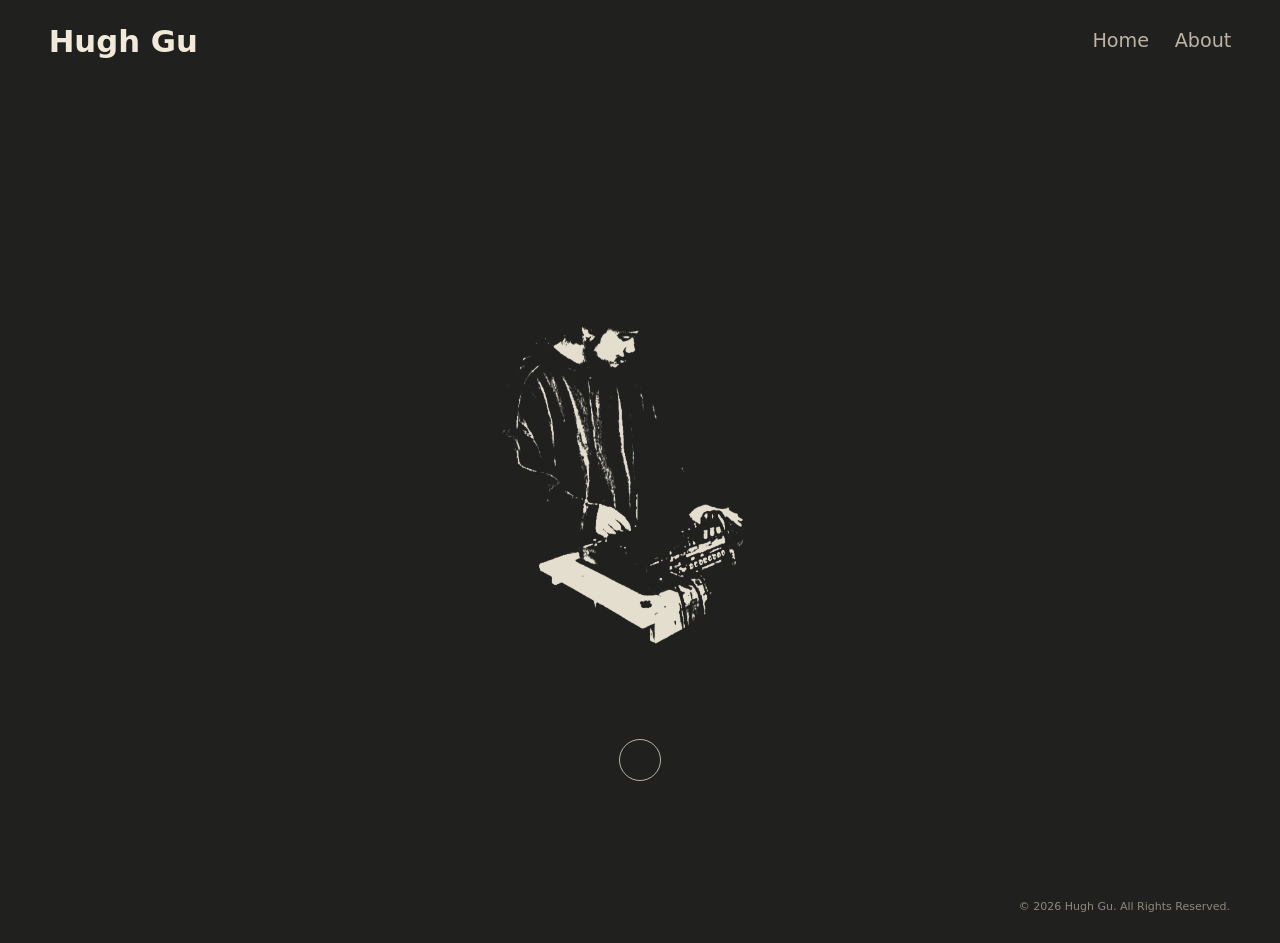
<file: index.html>
<!doctype html>
<html lang="zh-CN">
  <head>
    <meta charset="UTF-8" />
    <meta name="viewport" content="width=device-width, initial-scale=1.0" />
    <title>Hugh Gu | Home</title>
    <meta
      name="description"
      content="Hugh Gu portfolio homepage for sound sculpture, installation, and video work."
    />
    <link rel="stylesheet" href="styles.css?v=2026050401" />
  </head>
  <body class="home-page">
    <header class="site-header">
      <div class="brand">Hugh Gu</div>
      <nav class="site-nav" aria-label="Main navigation">
        <a class="nav-home" href="index.html">Home</a>
        <a class="nav-about" href="about.html">About</a>
      </nav>
    </header>

    <main class="home-main" aria-label="Home">
      <section class="home-hero">
        <img
          class="home-image"
          src="assets/images/home-sound-performance-cutout.png"
          alt="Black and white image of a performer working with sound equipment"
        />
        <a class="home-work-button" href="works.html" aria-label="Open works">
          <span>Works</span>
        </a>
      </section>
    </main>
    <footer class="site-footer">© 2026 Hugh Gu. All Rights Reserved.</footer>
    <script src="script.js?v=2026050401"></script>
  </body>
</html>
</file>
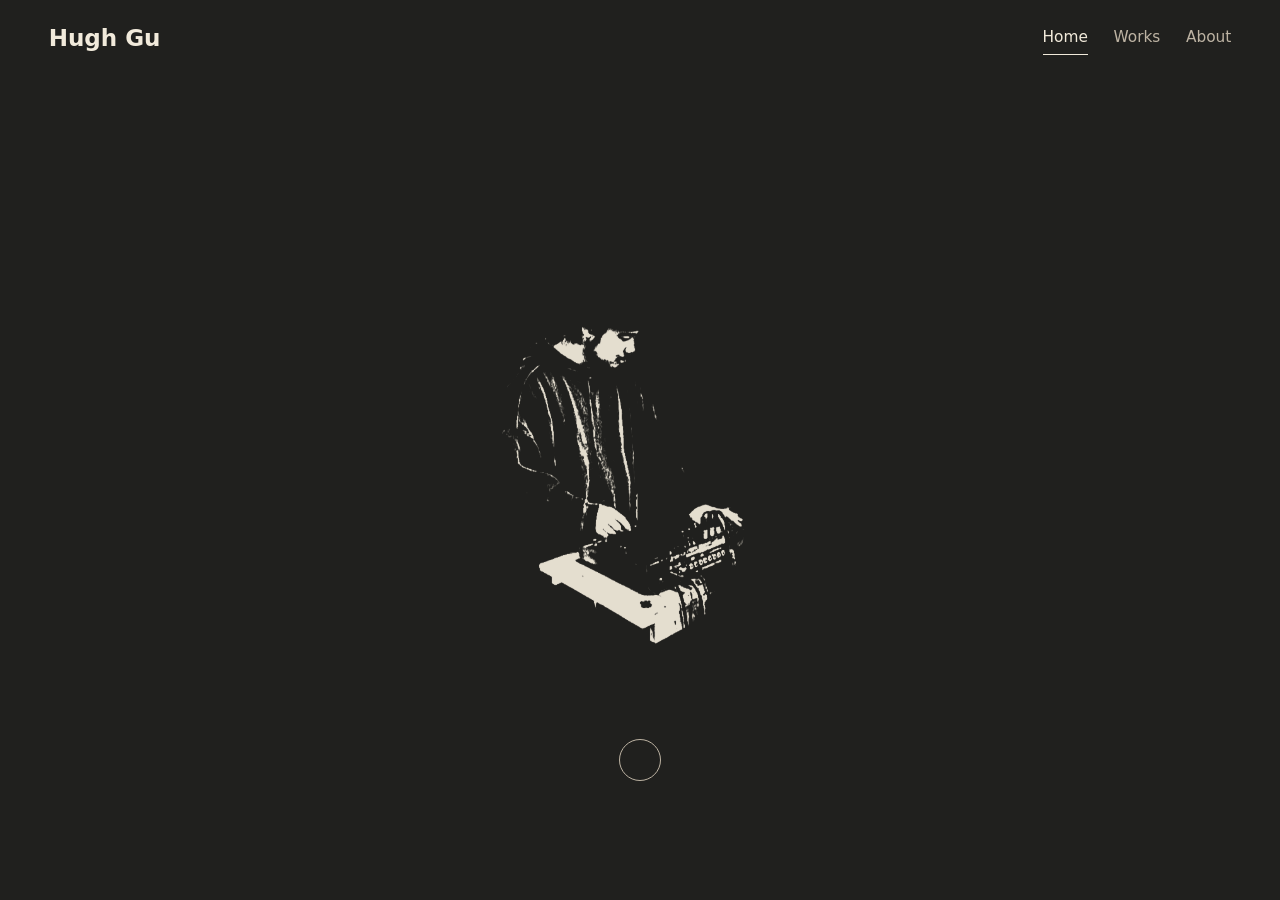
<file: Hugh_Gu_Portfolio_GitHub_WebUpload/index.html>
<!doctype html>
<html lang="zh-CN">
  <head>
    <meta charset="UTF-8" />
    <meta name="viewport" content="width=device-width, initial-scale=1.0" />
    <title>Hugh Gu | Home</title>
    <meta
      name="description"
      content="Hugh Gu portfolio homepage for sound sculpture, installation, and video work."
    />
    <link rel="stylesheet" href="styles.css?v=2026050208" />
  </head>
  <body class="home-page">
    <header class="site-header">
      <div class="brand">Hugh Gu</div>
      <nav class="site-nav" aria-label="Main navigation">
        <a class="nav-home is-active" href="index.html">Home</a>
        <a class="nav-works" href="works.html">Works</a>
        <a class="nav-about" href="about.html">About</a>
      </nav>
    </header>

    <main class="home-main" aria-label="Home">
      <section class="home-hero">
        <img
          class="home-image"
          src="assets/images/home-sound-performance-cutout.png"
          alt="Black and white image of a performer working with sound equipment"
        />
        <a class="home-work-button" href="works.html" aria-label="Open works">
          <span>Works</span>
        </a>
      </section>
    </main>
    <script src="script.js?v=2026050208"></script>
  </body>
</html>
</file>
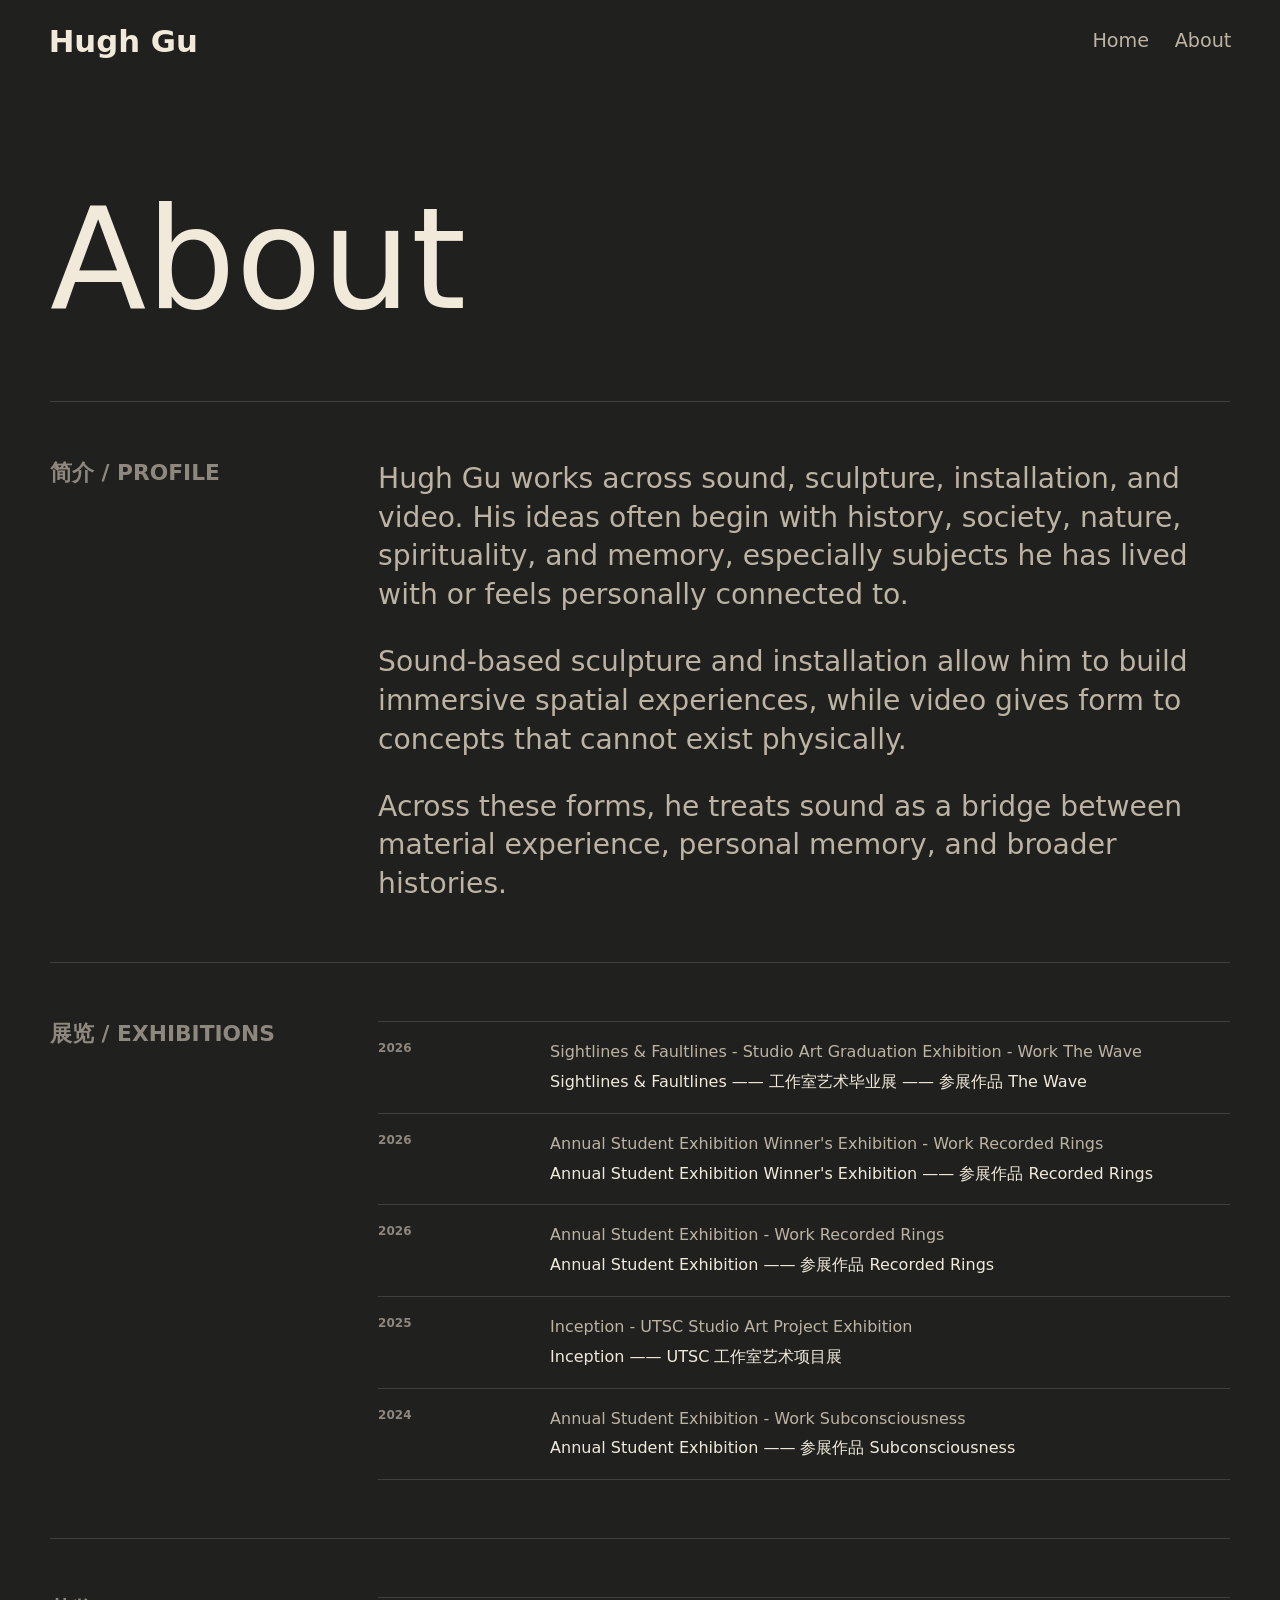
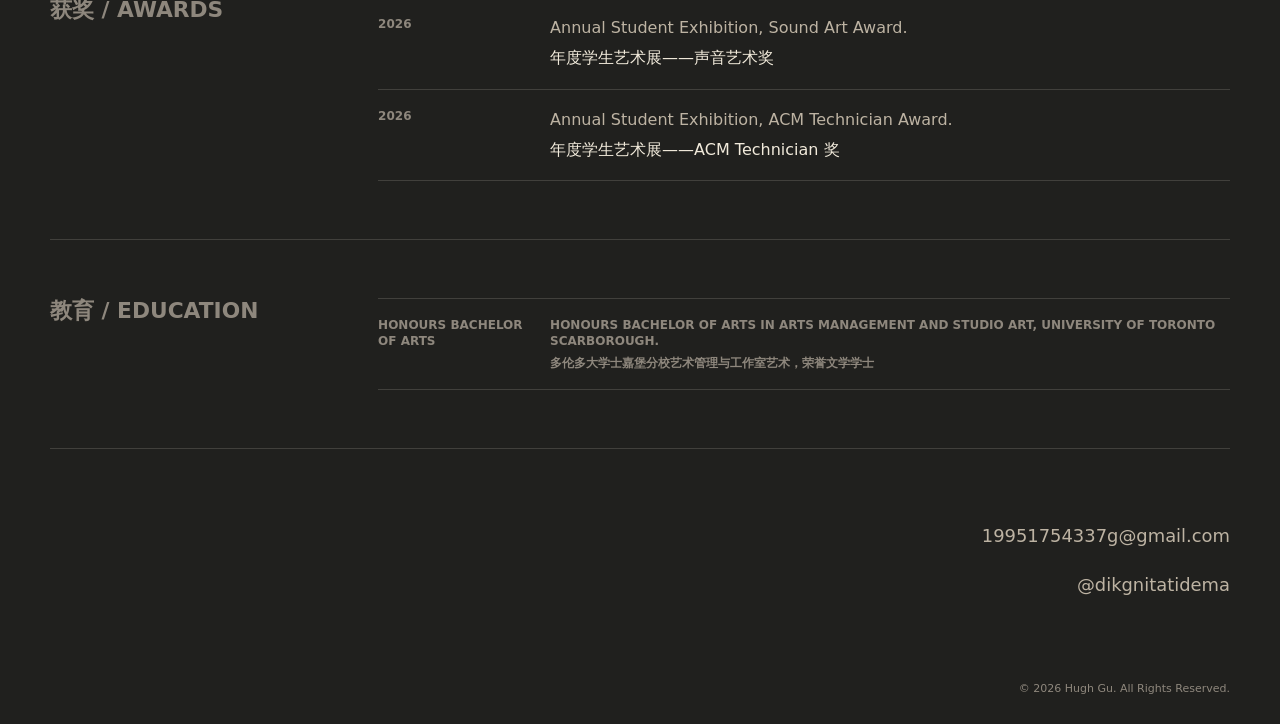
<file: about.html>
<!doctype html>
<html lang="zh-CN">
  <head>
    <meta charset="UTF-8" />
    <meta name="viewport" content="width=device-width, initial-scale=1.0" />
    <title>Hugh Gu | About</title>
    <meta
      name="description"
      content="About Hugh Gu, including exhibitions, awards, education, and contact information."
    />
    <link rel="stylesheet" href="styles.css?v=2026050401" />
  </head>
  <body>
    <header class="site-header">
      <div class="brand">Hugh Gu</div>
      <nav class="site-nav" aria-label="Main navigation">
        <a class="nav-home" href="index.html">Home</a>
        <a class="nav-about" href="about.html">About</a>
      </nav>
    </header>

    <main class="page-shell about-page">
      <header class="page-title">
        <h1>About</h1>
      </header>

      <section class="about-section profile-section" aria-label="Profile">
        <div class="section-label">简介 / Profile</div>
        <div class="about-copy profile-copy">
          <p>
            Hugh Gu works across sound, sculpture, installation, and video. His ideas often begin
            with history, society, nature, spirituality, and memory, especially subjects he has lived
            with or feels personally connected to.
          </p>
          <p>
            Sound-based sculpture and installation allow him to build immersive spatial experiences,
            while video gives form to concepts that cannot exist physically.
          </p>
          <p>
            Across these forms, he treats sound as a bridge between material experience, personal
            memory, and broader histories.
          </p>
        </div>
      </section>

      <section class="about-section" aria-label="Exhibitions">
        <div class="section-label">展览 / Exhibitions</div>
        <div class="about-copy">
          <ol class="timeline">
            <li>
              <time>2026</time>
              <p>
                <span class="en">Sightlines & Faultlines - Studio Art Graduation Exhibition - Work The Wave</span>
                <span class="zh">Sightlines & Faultlines —— 工作室艺术毕业展 —— 参展作品 The Wave</span>
              </p>
            </li>
            <li>
              <time>2026</time>
              <p>
                <span class="en">Annual Student Exhibition Winner's Exhibition - Work Recorded Rings</span>
                <span class="zh">Annual Student Exhibition Winner's Exhibition —— 参展作品 Recorded Rings</span>
              </p>
            </li>
            <li>
              <time>2026</time>
              <p>
                <span class="en">Annual Student Exhibition - Work Recorded Rings</span>
                <span class="zh">Annual Student Exhibition —— 参展作品 Recorded Rings</span>
              </p>
            </li>
            <li>
              <time>2025</time>
              <p>
                <span class="en">Inception - UTSC Studio Art Project Exhibition</span>
                <span class="zh">Inception —— UTSC 工作室艺术项目展</span>
              </p>
            </li>
            <li>
              <time>2024</time>
              <p>
                <span class="en">Annual Student Exhibition - Work Subconsciousness</span>
                <span class="zh">Annual Student Exhibition —— 参展作品 Subconsciousness</span>
              </p>
            </li>
          </ol>
        </div>
      </section>

      <section class="about-section" aria-label="Awards">
        <div class="section-label">获奖 / Awards</div>
        <div class="about-copy">
          <ol class="timeline">
            <li>
              <time>2026</time>
              <p>
                <span class="en">Annual Student Exhibition, Sound Art Award.</span>
                <span class="zh">年度学生艺术展——声音艺术奖</span>
              </p>
            </li>
            <li>
              <time>2026</time>
              <p>
                <span class="en">Annual Student Exhibition, ACM Technician Award.</span>
                <span class="zh">年度学生艺术展——ACM Technician 奖</span>
              </p>
            </li>
          </ol>
        </div>
      </section>

      <section class="about-section" aria-label="Education">
        <div class="section-label">教育 / Education</div>
        <div class="about-copy">
          <div class="info-list">
            <div>
              <span>Honours Bachelor of Arts</span>
              <p>
                <span class="en">Honours Bachelor of Arts in Arts Management and Studio Art, University of Toronto Scarborough.</span>
                <span class="zh">多伦多大学士嘉堡分校艺术管理与工作室艺术，荣誉文学学士</span>
              </p>
            </div>
          </div>
        </div>
      </section>

      <footer class="about-footer" aria-label="Contact">
        <a href="mailto:19951754337g@gmail.com">19951754337g@gmail.com</a>
        <a href="https://www.instagram.com/dikgnitatidema" target="_blank" rel="noreferrer">
          @dikgnitatidema
        </a>
      </footer>
    </main>
    <footer class="site-footer">© 2026 Hugh Gu. All Rights Reserved.</footer>
    <script src="script.js?v=2026050401"></script>
  </body>
</html>
</file>
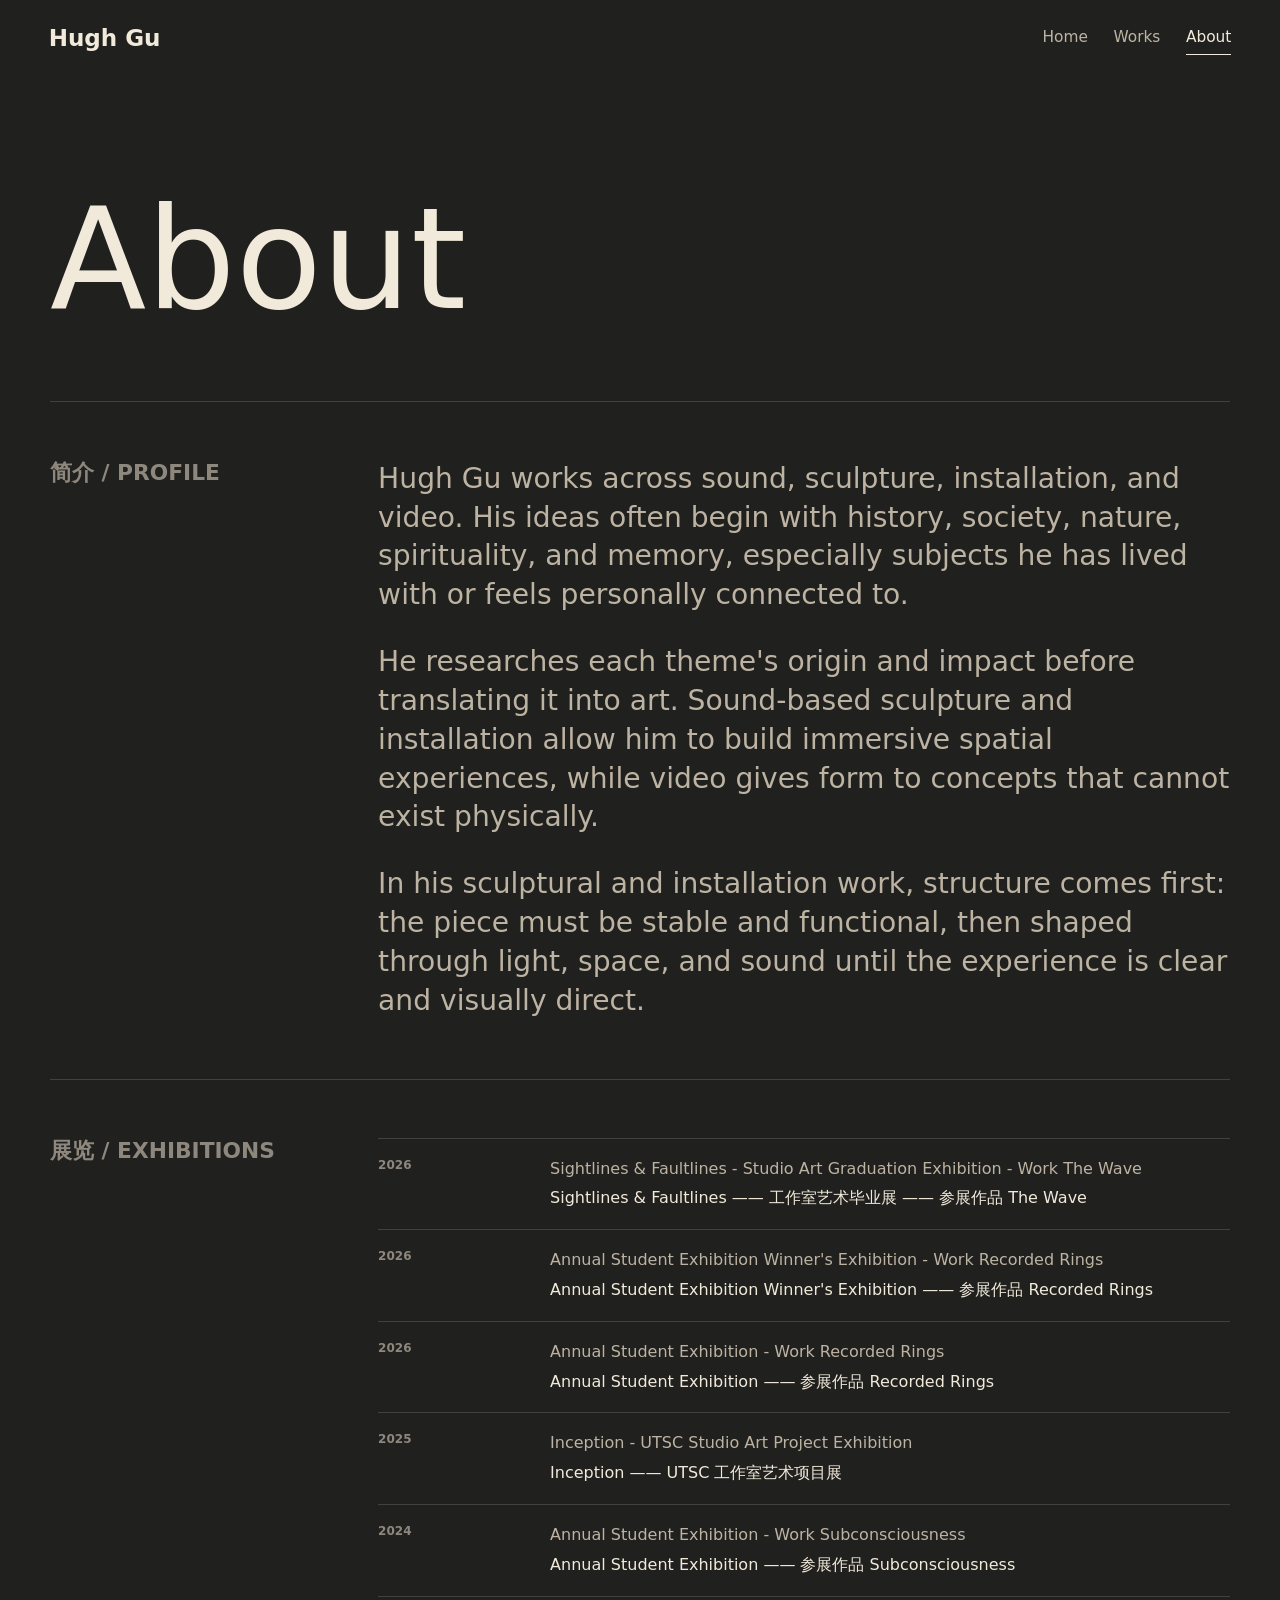
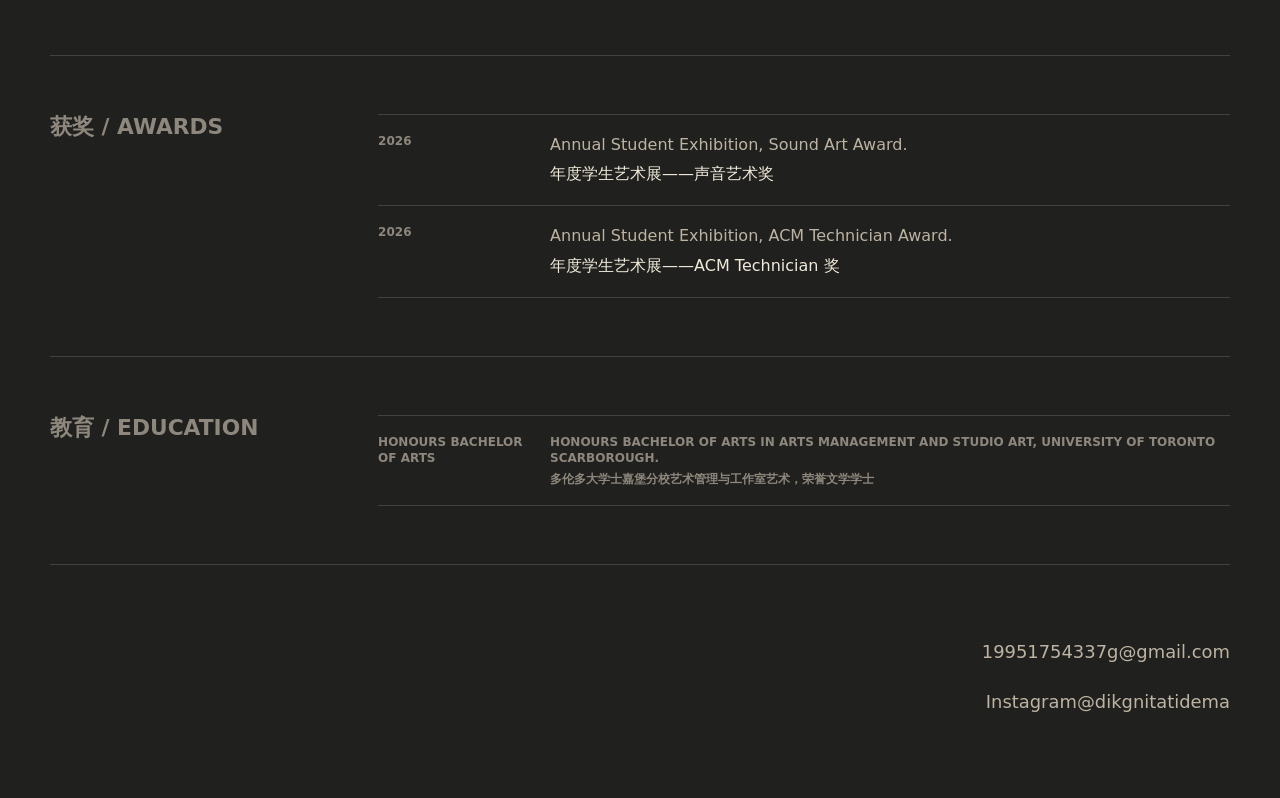
<file: Hugh_Gu_Portfolio_GitHub_WebUpload/about.html>
<!doctype html>
<html lang="zh-CN">
  <head>
    <meta charset="UTF-8" />
    <meta name="viewport" content="width=device-width, initial-scale=1.0" />
    <title>Hugh Gu | About</title>
    <meta
      name="description"
      content="About Hugh Gu, including exhibitions, awards, education, and contact information."
    />
    <link rel="stylesheet" href="styles.css?v=2026050208" />
  </head>
  <body>
    <header class="site-header">
      <div class="brand">Hugh Gu</div>
      <nav class="site-nav" aria-label="Main navigation">
        <a class="nav-home" href="index.html">Home</a>
        <a class="nav-works" href="works.html">Works</a>
        <a class="nav-about is-active" href="about.html">About</a>
      </nav>
    </header>

    <main class="page-shell about-page">
      <header class="page-title">
        <h1>About</h1>
      </header>

      <section class="about-section profile-section" aria-label="Profile">
        <div class="section-label">简介 / Profile</div>
        <div class="about-copy profile-copy">
          <p>
            Hugh Gu works across sound, sculpture, installation, and video. His ideas often begin
            with history, society, nature, spirituality, and memory, especially subjects he has lived
            with or feels personally connected to.
          </p>
          <p>
            He researches each theme's origin and impact before translating it into art. Sound-based
            sculpture and installation allow him to build immersive spatial experiences, while video
            gives form to concepts that cannot exist physically.
          </p>
          <p>
            In his sculptural and installation work, structure comes first: the piece must be stable
            and functional, then shaped through light, space, and sound until the experience is clear
            and visually direct.
          </p>
        </div>
      </section>

      <section class="about-section" aria-label="Exhibitions">
        <div class="section-label">展览 / Exhibitions</div>
        <div class="about-copy">
          <ol class="timeline">
            <li>
              <time>2026</time>
              <p>
                <span class="en">Sightlines & Faultlines - Studio Art Graduation Exhibition - Work The Wave</span>
                <span class="zh">Sightlines & Faultlines —— 工作室艺术毕业展 —— 参展作品 The Wave</span>
              </p>
            </li>
            <li>
              <time>2026</time>
              <p>
                <span class="en">Annual Student Exhibition Winner's Exhibition - Work Recorded Rings</span>
                <span class="zh">Annual Student Exhibition Winner's Exhibition —— 参展作品 Recorded Rings</span>
              </p>
            </li>
            <li>
              <time>2026</time>
              <p>
                <span class="en">Annual Student Exhibition - Work Recorded Rings</span>
                <span class="zh">Annual Student Exhibition —— 参展作品 Recorded Rings</span>
              </p>
            </li>
            <li>
              <time>2025</time>
              <p>
                <span class="en">Inception - UTSC Studio Art Project Exhibition</span>
                <span class="zh">Inception —— UTSC 工作室艺术项目展</span>
              </p>
            </li>
            <li>
              <time>2024</time>
              <p>
                <span class="en">Annual Student Exhibition - Work Subconsciousness</span>
                <span class="zh">Annual Student Exhibition —— 参展作品 Subconsciousness</span>
              </p>
            </li>
          </ol>
        </div>
      </section>

      <section class="about-section" aria-label="Awards">
        <div class="section-label">获奖 / Awards</div>
        <div class="about-copy">
          <ol class="timeline">
            <li>
              <time>2026</time>
              <p>
                <span class="en">Annual Student Exhibition, Sound Art Award.</span>
                <span class="zh">年度学生艺术展——声音艺术奖</span>
              </p>
            </li>
            <li>
              <time>2026</time>
              <p>
                <span class="en">Annual Student Exhibition, ACM Technician Award.</span>
                <span class="zh">年度学生艺术展——ACM Technician 奖</span>
              </p>
            </li>
          </ol>
        </div>
      </section>

      <section class="about-section" aria-label="Education">
        <div class="section-label">教育 / Education</div>
        <div class="about-copy">
          <div class="info-list">
            <div>
              <span>Honours Bachelor of Arts</span>
              <p>
                <span class="en">Honours Bachelor of Arts in Arts Management and Studio Art, University of Toronto Scarborough.</span>
                <span class="zh">多伦多大学士嘉堡分校艺术管理与工作室艺术，荣誉文学学士</span>
              </p>
            </div>
          </div>
        </div>
      </section>

      <footer class="about-footer" aria-label="Contact">
        <a href="mailto:19951754337g@gmail.com">19951754337g@gmail.com</a>
        <a href="https://www.instagram.com/dikgnitatidema" target="_blank" rel="noreferrer">
          Instagram@dikgnitatidema
        </a>
      </footer>
    </main>
    <script src="script.js?v=2026050208"></script>
  </body>
</html>
</file>
<file: styles.css>
:root {
  --bg: #20201e;
  --ink: #f1eadb;
  --muted: #bdb3a3;
  --quiet: #8e877d;
  --line: rgba(241, 234, 219, 0.16);
  --panel: rgba(241, 234, 219, 0.04);
}

* {
  box-sizing: border-box;
  letter-spacing: 0;
}

html {
  scroll-behavior: auto;
}

@view-transition {
  navigation: none;
}

::view-transition-old(root),
::view-transition-new(root) {
  animation: none;
}

body {
  margin: 0;
  color: var(--ink);
  background: var(--bg);
  font-family:
    Inter, ui-sans-serif, system-ui, -apple-system, BlinkMacSystemFont, "Segoe UI", "Noto Sans",
    "Helvetica Neue", Arial, sans-serif;
  line-height: 1.55;
  overflow-x: hidden;
}

main,
.site-footer {
  animation: content-enter 240ms ease both;
  transition: opacity 180ms ease;
}

body.is-leaving main,
body.is-leaving .site-footer {
  opacity: 0;
}

@keyframes content-enter {
  from {
    opacity: 0;
  }

  to {
    opacity: 1;
  }
}

img,
video {
  display: block;
  max-width: 100%;
}

a,
button {
  color: inherit;
  font: inherit;
  -webkit-tap-highlight-color: transparent;
  transition:
    color 130ms ease,
    border-color 130ms ease,
    background 130ms ease,
    opacity 130ms ease,
    transform 130ms ease,
    filter 130ms ease;
}

a {
  display: inline-block;
  text-decoration: none;
}

.site-header {
  position: fixed;
  inset: 0 0 auto;
  z-index: 20;
  display: flex;
  align-items: center;
  justify-content: space-between;
  gap: 12px;
  padding: 22px clamp(16px, 3.8vw, 56px) 0;
  color: var(--ink);
}

.site-nav {
  display: flex;
  align-items: center;
  justify-content: flex-end;
  gap: clamp(16px, 2vw, 26px);
  color: var(--muted);
  font-size: clamp(18px, 1.5vw, 23px);
}

.brand {
  flex: 0 0 auto;
  font-size: clamp(24px, 2.4vw, 34px);
  font-weight: 650;
  line-height: 1;
}

.site-nav a {
  padding: 4px 0;
  border-bottom: 1px solid transparent;
}

.site-nav a:hover,
.site-nav a:focus-visible {
  color: var(--ink);
  border-bottom-color: currentColor;
  outline: none;
}

.home-main {
  min-height: 100vh;
  display: grid;
  place-items: center;
  padding: 96px clamp(20px, 5vw, 72px) 52px;
}

.home-hero {
  width: min(980px, 100%);
  display: grid;
  justify-items: center;
  gap: clamp(34px, 6vh, 68px);
  text-align: center;
}

.home-image {
  width: min(760px, 82vw);
  max-height: 58vh;
  object-fit: contain;
  opacity: 0.94;
}

.home-work-button {
  position: relative;
  width: clamp(28px, 3.4vw, 42px);
  aspect-ratio: 1;
  border: 1px solid var(--muted);
  border-radius: 50%;
}

.home-work-button span {
  position: absolute;
  width: 1px;
  height: 1px;
  overflow: hidden;
  clip: rect(0 0 0 0);
  white-space: nowrap;
}

.home-work-button:hover,
.home-work-button:focus-visible {
  border-color: var(--ink);
  background: var(--ink);
  outline: none;
}

.page-shell {
  width: min(1180px, calc(100% - 64px));
  margin: 0 auto;
  padding: 124px 0 84px;
}

.page-title {
  padding: 72px 0 78px;
  border-bottom: 1px solid var(--line);
}

.page-title h1 {
  margin: 0;
  font-size: clamp(58px, 11vw, 142px);
  font-weight: 430;
  line-height: 0.9;
}

.work-year,
dt,
.info-list span,
.timeline time {
  color: var(--quiet);
  font-size: 12px;
  font-weight: 720;
  line-height: 1.35;
  text-transform: uppercase;
}

.section-label {
  color: var(--quiet);
  font-size: clamp(17px, 1.7vw, 24px);
  font-weight: 720;
  line-height: 1.15;
  text-transform: uppercase;
}

.works-list {
  display: grid;
  gap: 0;
}

.work {
  display: grid;
  grid-template-columns: minmax(280px, 0.9fr) minmax(0, 1fr);
  gap: clamp(28px, 5vw, 68px);
  align-items: start;
  padding: 48px 0;
  border-bottom: 1px solid var(--line);
}

.media-button {
  width: 100%;
  border: 0;
  padding: 0;
  background: transparent;
  cursor: zoom-in;
}

.media-button img {
  width: 100%;
  aspect-ratio: 4 / 3;
  object-fit: cover;
  filter: grayscale(100%);
  opacity: 0.88;
  transition:
    filter 180ms ease,
    opacity 180ms ease;
}

.media-button:hover img,
.media-button:focus-visible img {
  filter: grayscale(0%);
  opacity: 1;
}

.media-button:focus-visible {
  outline: 1px solid var(--ink);
  outline-offset: 6px;
}

.work-copy {
  min-width: 0;
}

.work h2,
.poster h2,
.about-copy h2 {
  margin: 0;
  font-size: clamp(30px, 4vw, 52px);
  font-weight: 430;
  line-height: 1.08;
}

.work-year {
  margin: 0 0 12px;
}

.work-copy > p:not(.work-year) {
  max-width: 680px;
  margin: 20px 0 0;
  color: var(--muted);
  overflow-wrap: anywhere;
}

dl {
  display: grid;
  gap: 0;
  margin: 28px 0 0;
  border-top: 1px solid var(--line);
}

dl div {
  display: grid;
  grid-template-columns: 150px minmax(0, 1fr);
  gap: 18px;
  padding: 14px 0;
  border-bottom: 1px solid var(--line);
}

dd {
  margin: 0;
  color: var(--muted);
  overflow-wrap: anywhere;
}

.work-video {
  width: min(520px, 100%);
  margin-top: 28px;
  border: 1px solid var(--line);
  background: #000000;
}

.poster-grid {
  display: grid;
  grid-template-columns: repeat(2, minmax(0, 1fr));
  gap: 28px;
  padding: 48px 0 0;
}

.poster {
  min-width: 0;
}

.poster h2 {
  margin-top: 10px;
}

.about-section {
  display: grid;
  grid-template-columns: minmax(140px, 0.28fr) minmax(0, 1fr);
  gap: clamp(28px, 7vw, 96px);
  padding: 58px 0;
  border-bottom: 1px solid var(--line);
}

.section-label {
  align-self: start;
}

.about-copy {
  min-width: 0;
}

.profile-copy p {
  max-width: 900px;
  margin: 0;
  color: var(--muted);
  font-size: clamp(20px, 2.2vw, 30px);
  line-height: 1.38;
  overflow-wrap: anywhere;
}

.profile-copy p + p {
  margin-top: 28px;
}

.timeline,
.info-list {
  margin: 0;
  padding: 0;
  list-style: none;
  border-top: 1px solid var(--line);
}

.timeline li,
.info-list div {
  display: grid;
  grid-template-columns: 150px minmax(0, 1fr);
  gap: 22px;
  padding: 18px 0;
  border-bottom: 1px solid var(--line);
}

.timeline p,
.info-list p {
  margin: 0;
  color: var(--muted);
  overflow-wrap: anywhere;
}

.timeline strong,
.timeline em {
  color: var(--ink);
  font-style: normal;
  font-weight: 480;
}

.en,
.zh {
  display: block;
}

.zh {
  margin-top: 5px;
  color: var(--ink);
}

.about-footer {
  display: grid;
  gap: 26px;
  justify-items: end;
  padding: 76px 0 0;
}

.about-footer a {
  width: max-content;
  max-width: 100%;
  color: var(--muted);
  font-size: clamp(17px, 1.4vw, 22px);
  line-height: 1.25;
  overflow-wrap: anywhere;
  border-bottom: 1px solid transparent;
}

.about-footer a:hover,
.about-footer a:focus-visible {
  color: var(--ink);
  border-bottom-color: currentColor;
  outline: none;
}

.site-footer {
  width: min(1180px, calc(100% - 64px));
  margin: 0 auto;
  padding: 0 0 28px;
  color: var(--quiet);
  font-size: 11px;
  line-height: 1.35;
  text-align: right;
}

.lightbox {
  width: min(1120px, calc(100% - 40px));
  padding: 0;
  border: 0;
  background: transparent;
}

.lightbox[open] {
  display: grid;
  place-items: center;
}

.lightbox::backdrop {
  background: rgba(0, 0, 0, 0.82);
}

.lightbox-image {
  width: auto;
  max-width: 100%;
  max-height: 86vh;
  object-fit: contain;
  background: transparent;
}

.lightbox-close {
  position: fixed;
  top: 18px;
  right: 22px;
  width: 44px;
  height: 44px;
  border: 1px solid rgba(255, 255, 255, 0.45);
  border-radius: 999px;
  color: #ffffff;
  background: rgba(0, 0, 0, 0.36);
  font-size: 28px;
  line-height: 1;
  cursor: pointer;
}

@media (max-width: 900px) {
  .site-header {
    padding: 20px 24px 0;
  }

  .home-main {
    padding-top: 42px;
  }

  .page-shell {
    width: min(720px, calc(100% - 40px));
    padding-top: 54px;
  }

  .page-title {
    padding-top: 30px;
  }

  .work,
  .about-section,
  .timeline li,
  .info-list div {
    grid-template-columns: 1fr;
    gap: 18px;
  }

  .section-label {
    position: static;
  }

  .work-video {
    width: 100%;
  }
}

@media (max-width: 620px) {
  .site-header {
    display: flex;
    align-items: flex-start;
    min-height: 0;
    padding-right: 18px;
    padding-left: 18px;
  }

  .brand {
    font-size: 19px;
  }

  .site-nav {
    gap: 14px;
    font-size: 15px;
  }

  .home-main {
    min-height: calc(100vh - 48px);
    padding-right: 22px;
    padding-left: 22px;
  }

  .home-image {
    width: 100%;
    max-height: 44vh;
  }

  .page-shell {
    width: min(326px, calc(100% - 64px));
    margin-right: 32px;
    margin-left: 32px;
  }

  .page-title h1 {
    font-size: 58px;
  }

  .work {
    padding: 36px 0;
  }

  .work h2,
  .poster h2,
  .about-copy h2 {
    font-size: 30px;
  }

  dl div {
    grid-template-columns: 1fr;
    gap: 5px;
  }

  .poster-grid {
    grid-template-columns: 1fr;
  }

  .profile-copy p {
    font-size: 20px;
  }

  .about-footer {
    justify-items: start;
    padding-top: 58px;
  }

  .about-footer a {
    width: 100%;
    font-size: 17px;
    overflow-wrap: anywhere;
    word-break: break-all;
  }

  .site-footer {
    width: min(326px, calc(100% - 64px));
    padding-bottom: 22px;
    text-align: left;
  }
}
</file>
<file: Hugh_Gu_Portfolio_GitHub_WebUpload/styles.css>
:root {
  --bg: #20201e;
  --ink: #f1eadb;
  --muted: #bdb3a3;
  --quiet: #8e877d;
  --line: rgba(241, 234, 219, 0.16);
  --panel: rgba(241, 234, 219, 0.04);
}

* {
  box-sizing: border-box;
  letter-spacing: 0;
}

html {
  scroll-behavior: smooth;
}

body {
  margin: 0;
  color: var(--ink);
  background: var(--bg);
  font-family:
    Inter, ui-sans-serif, system-ui, -apple-system, BlinkMacSystemFont, "Segoe UI", "Noto Sans",
    "Helvetica Neue", Arial, sans-serif;
  line-height: 1.55;
  overflow-x: hidden;
  opacity: 1;
  transform: translateY(0);
  transition:
    opacity 150ms ease,
    transform 150ms ease;
}

body.is-leaving {
  opacity: 0;
  transform: translateY(4px);
}

img,
video {
  display: block;
  max-width: 100%;
}

a,
button {
  color: inherit;
  font: inherit;
  -webkit-tap-highlight-color: transparent;
  transition:
    color 130ms ease,
    border-color 130ms ease,
    background 130ms ease,
    opacity 130ms ease,
    transform 130ms ease,
    filter 130ms ease;
}

a {
  display: inline-block;
  text-decoration: none;
}

a.is-clicking,
button.is-clicking {
  opacity: 0.72;
  transform: scale(0.97);
}

.site-header {
  position: fixed;
  inset: 0 0 auto;
  z-index: 20;
  display: flex;
  align-items: center;
  justify-content: space-between;
  gap: 12px;
  padding: 22px clamp(16px, 3.8vw, 56px) 0;
  color: var(--ink);
}

.site-nav {
  display: flex;
  align-items: center;
  justify-content: flex-end;
  gap: clamp(16px, 2vw, 26px);
  color: var(--muted);
  font-size: clamp(15px, 1.2vw, 18px);
}

.brand {
  flex: 0 0 auto;
  font-size: clamp(20px, 1.8vw, 26px);
  font-weight: 650;
  line-height: 1;
}

.site-nav a {
  padding: 4px 0;
  border-bottom: 1px solid transparent;
}

.site-nav a:hover,
.site-nav a:focus-visible,
.site-nav a.is-active {
  color: var(--ink);
  border-bottom-color: currentColor;
  outline: none;
}

.home-main {
  min-height: 100vh;
  display: grid;
  place-items: center;
  padding: 96px clamp(20px, 5vw, 72px) 52px;
}

.home-hero {
  width: min(980px, 100%);
  display: grid;
  justify-items: center;
  gap: clamp(34px, 6vh, 68px);
  text-align: center;
}

.home-image {
  width: min(760px, 82vw);
  max-height: 58vh;
  object-fit: contain;
  opacity: 0.94;
}

.home-work-button {
  position: relative;
  width: clamp(28px, 3.4vw, 42px);
  aspect-ratio: 1;
  border: 1px solid var(--muted);
  border-radius: 50%;
  transition:
    border-color 180ms ease,
    background 180ms ease,
    transform 180ms ease;
}

.home-work-button span {
  position: absolute;
  width: 1px;
  height: 1px;
  overflow: hidden;
  clip: rect(0 0 0 0);
  white-space: nowrap;
}

.home-work-button:hover,
.home-work-button:focus-visible {
  border-color: var(--ink);
  background: var(--ink);
  outline: none;
  transform: translateY(-2px);
}

.page-shell {
  width: min(1180px, calc(100% - 64px));
  margin: 0 auto;
  padding: 124px 0 84px;
}

.page-title {
  padding: 72px 0 78px;
  border-bottom: 1px solid var(--line);
}

.page-title h1 {
  margin: 0;
  font-size: clamp(58px, 11vw, 142px);
  font-weight: 430;
  line-height: 0.9;
}

.work-year,
dt,
.info-list span,
.timeline time {
  color: var(--quiet);
  font-size: 12px;
  font-weight: 720;
  line-height: 1.35;
  text-transform: uppercase;
}

.section-label {
  color: var(--quiet);
  font-size: clamp(17px, 1.7vw, 24px);
  font-weight: 720;
  line-height: 1.15;
  text-transform: uppercase;
}

.works-list {
  display: grid;
  gap: 0;
}

.work {
  display: grid;
  grid-template-columns: minmax(280px, 0.9fr) minmax(0, 1fr);
  gap: clamp(28px, 5vw, 68px);
  align-items: start;
  padding: 48px 0;
  border-bottom: 1px solid var(--line);
}

.media-button {
  width: 100%;
  border: 0;
  padding: 0;
  background: transparent;
  cursor: zoom-in;
}

.media-button img {
  width: 100%;
  aspect-ratio: 4 / 3;
  object-fit: cover;
  filter: grayscale(100%);
  opacity: 0.88;
  transition:
    filter 180ms ease,
    opacity 180ms ease;
}

.media-button:hover img,
.media-button:focus-visible img {
  filter: grayscale(0%);
  opacity: 1;
}

.media-button:focus-visible {
  outline: 1px solid var(--ink);
  outline-offset: 6px;
}

.work-copy {
  min-width: 0;
}

.work h2,
.poster h2,
.about-copy h2 {
  margin: 0;
  font-size: clamp(30px, 4vw, 52px);
  font-weight: 430;
  line-height: 1.08;
}

.work-year {
  margin: 0 0 12px;
}

.work-copy > p:not(.work-year) {
  max-width: 680px;
  margin: 20px 0 0;
  color: var(--muted);
  overflow-wrap: anywhere;
}

dl {
  display: grid;
  gap: 0;
  margin: 28px 0 0;
  border-top: 1px solid var(--line);
}

dl div {
  display: grid;
  grid-template-columns: 150px minmax(0, 1fr);
  gap: 18px;
  padding: 14px 0;
  border-bottom: 1px solid var(--line);
}

dd {
  margin: 0;
  color: var(--muted);
  overflow-wrap: anywhere;
}

.work-video {
  width: min(520px, 100%);
  margin-top: 28px;
  border: 1px solid var(--line);
  background: #000000;
}

.poster-grid {
  display: grid;
  grid-template-columns: repeat(2, minmax(0, 1fr));
  gap: 28px;
  padding: 48px 0 0;
}

.poster {
  min-width: 0;
}

.poster h2 {
  margin-top: 10px;
}

.about-section {
  display: grid;
  grid-template-columns: minmax(140px, 0.28fr) minmax(0, 1fr);
  gap: clamp(28px, 7vw, 96px);
  padding: 58px 0;
  border-bottom: 1px solid var(--line);
}

.section-label {
  position: sticky;
  top: 72px;
  align-self: start;
}

.about-copy {
  min-width: 0;
}

.profile-copy p {
  max-width: 900px;
  margin: 0;
  color: var(--muted);
  font-size: clamp(20px, 2.2vw, 30px);
  line-height: 1.38;
  overflow-wrap: anywhere;
}

.profile-copy p + p {
  margin-top: 28px;
}

.timeline,
.info-list {
  margin: 0;
  padding: 0;
  list-style: none;
  border-top: 1px solid var(--line);
}

.timeline li,
.info-list div {
  display: grid;
  grid-template-columns: 150px minmax(0, 1fr);
  gap: 22px;
  padding: 18px 0;
  border-bottom: 1px solid var(--line);
}

.timeline p,
.info-list p {
  margin: 0;
  color: var(--muted);
  overflow-wrap: anywhere;
}

.timeline strong,
.timeline em {
  color: var(--ink);
  font-style: normal;
  font-weight: 480;
}

.en,
.zh {
  display: block;
}

.zh {
  margin-top: 5px;
  color: var(--ink);
}

.about-footer {
  display: grid;
  gap: 26px;
  justify-items: end;
  padding: 76px 0 0;
}

.about-footer a {
  width: max-content;
  max-width: 100%;
  color: var(--muted);
  font-size: clamp(17px, 1.4vw, 22px);
  line-height: 1.25;
  overflow-wrap: anywhere;
  border-bottom: 1px solid transparent;
}

.about-footer a:hover,
.about-footer a:focus-visible {
  color: var(--ink);
  border-bottom-color: currentColor;
  outline: none;
}

.lightbox {
  width: min(1120px, calc(100% - 40px));
  padding: 0;
  border: 0;
  background: transparent;
}

.lightbox[open] {
  display: grid;
  place-items: center;
}

.lightbox::backdrop {
  background: rgba(0, 0, 0, 0.82);
}

.lightbox-image {
  width: auto;
  max-width: 100%;
  max-height: 86vh;
  object-fit: contain;
  background: transparent;
}

.lightbox-close {
  position: fixed;
  top: 18px;
  right: 22px;
  width: 44px;
  height: 44px;
  border: 1px solid rgba(255, 255, 255, 0.45);
  border-radius: 999px;
  color: #ffffff;
  background: rgba(0, 0, 0, 0.36);
  font-size: 28px;
  line-height: 1;
  cursor: pointer;
}

@media (max-width: 900px) {
  .site-header {
    position: static;
    padding: 20px 24px 0;
  }

  .home-main {
    padding-top: 42px;
  }

  .page-shell {
    width: min(720px, calc(100% - 40px));
    padding-top: 54px;
  }

  .page-title {
    padding-top: 30px;
  }

  .work,
  .about-section,
  .timeline li,
  .info-list div {
    grid-template-columns: 1fr;
    gap: 18px;
  }

  .section-label {
    position: static;
  }

  .work-video {
    width: 100%;
  }
}

@media (max-width: 620px) {
  .site-header {
    display: flex;
    align-items: flex-start;
    min-height: 0;
    padding-right: 18px;
    padding-left: 18px;
  }

  .brand {
    font-size: 16px;
  }

  .site-nav {
    gap: 14px;
    font-size: 13px;
  }

  .home-main {
    min-height: calc(100vh - 48px);
    padding-right: 22px;
    padding-left: 22px;
  }

  .home-image {
    width: 100%;
    max-height: 44vh;
  }

  .page-shell {
    width: min(326px, calc(100% - 64px));
    margin-right: 32px;
    margin-left: 32px;
  }

  .page-title h1 {
    font-size: 58px;
  }

  .work {
    padding: 36px 0;
  }

  .work h2,
  .poster h2,
  .about-copy h2 {
    font-size: 30px;
  }

  dl div {
    grid-template-columns: 1fr;
    gap: 5px;
  }

  .poster-grid {
    grid-template-columns: 1fr;
  }

  .profile-copy p {
    font-size: 20px;
  }

  .about-footer {
    justify-items: start;
    padding-top: 58px;
  }

  .about-footer a {
    width: 100%;
    font-size: 17px;
    overflow-wrap: anywhere;
    word-break: break-all;
  }
}
</file>
